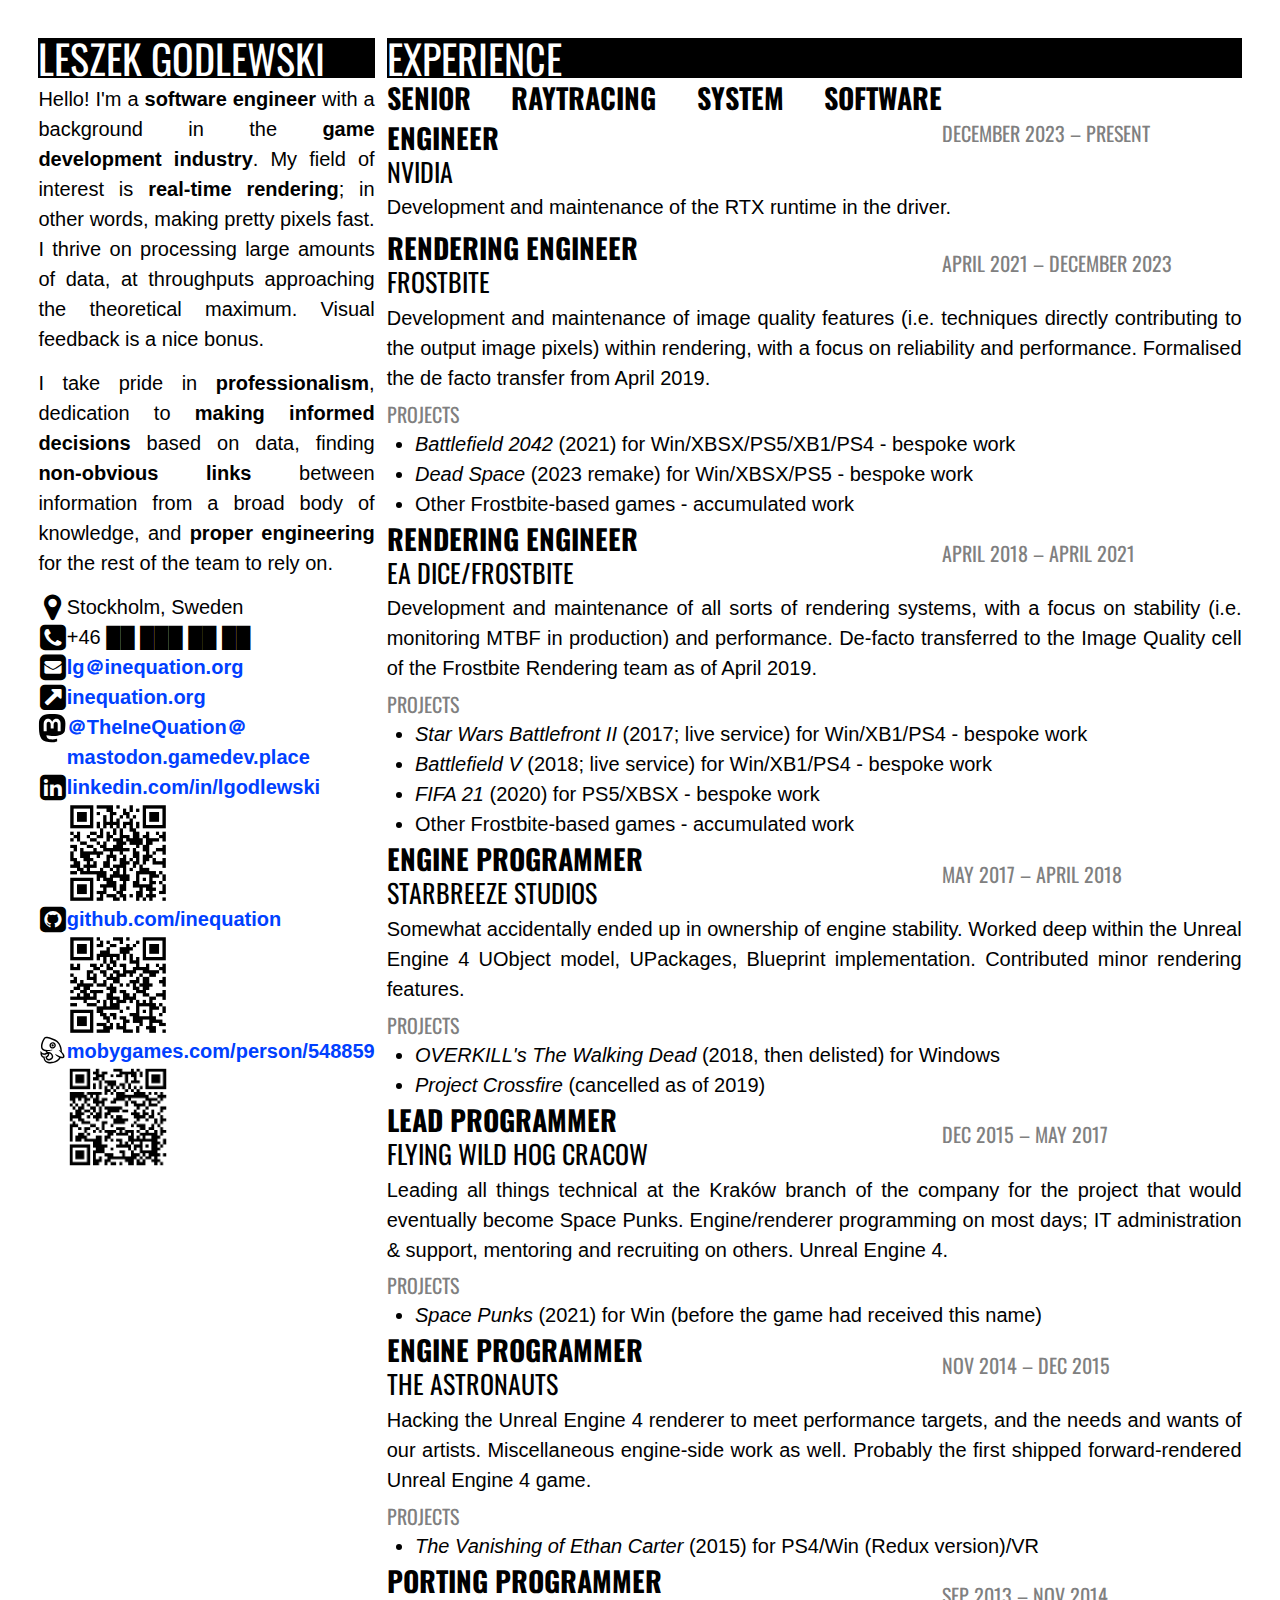
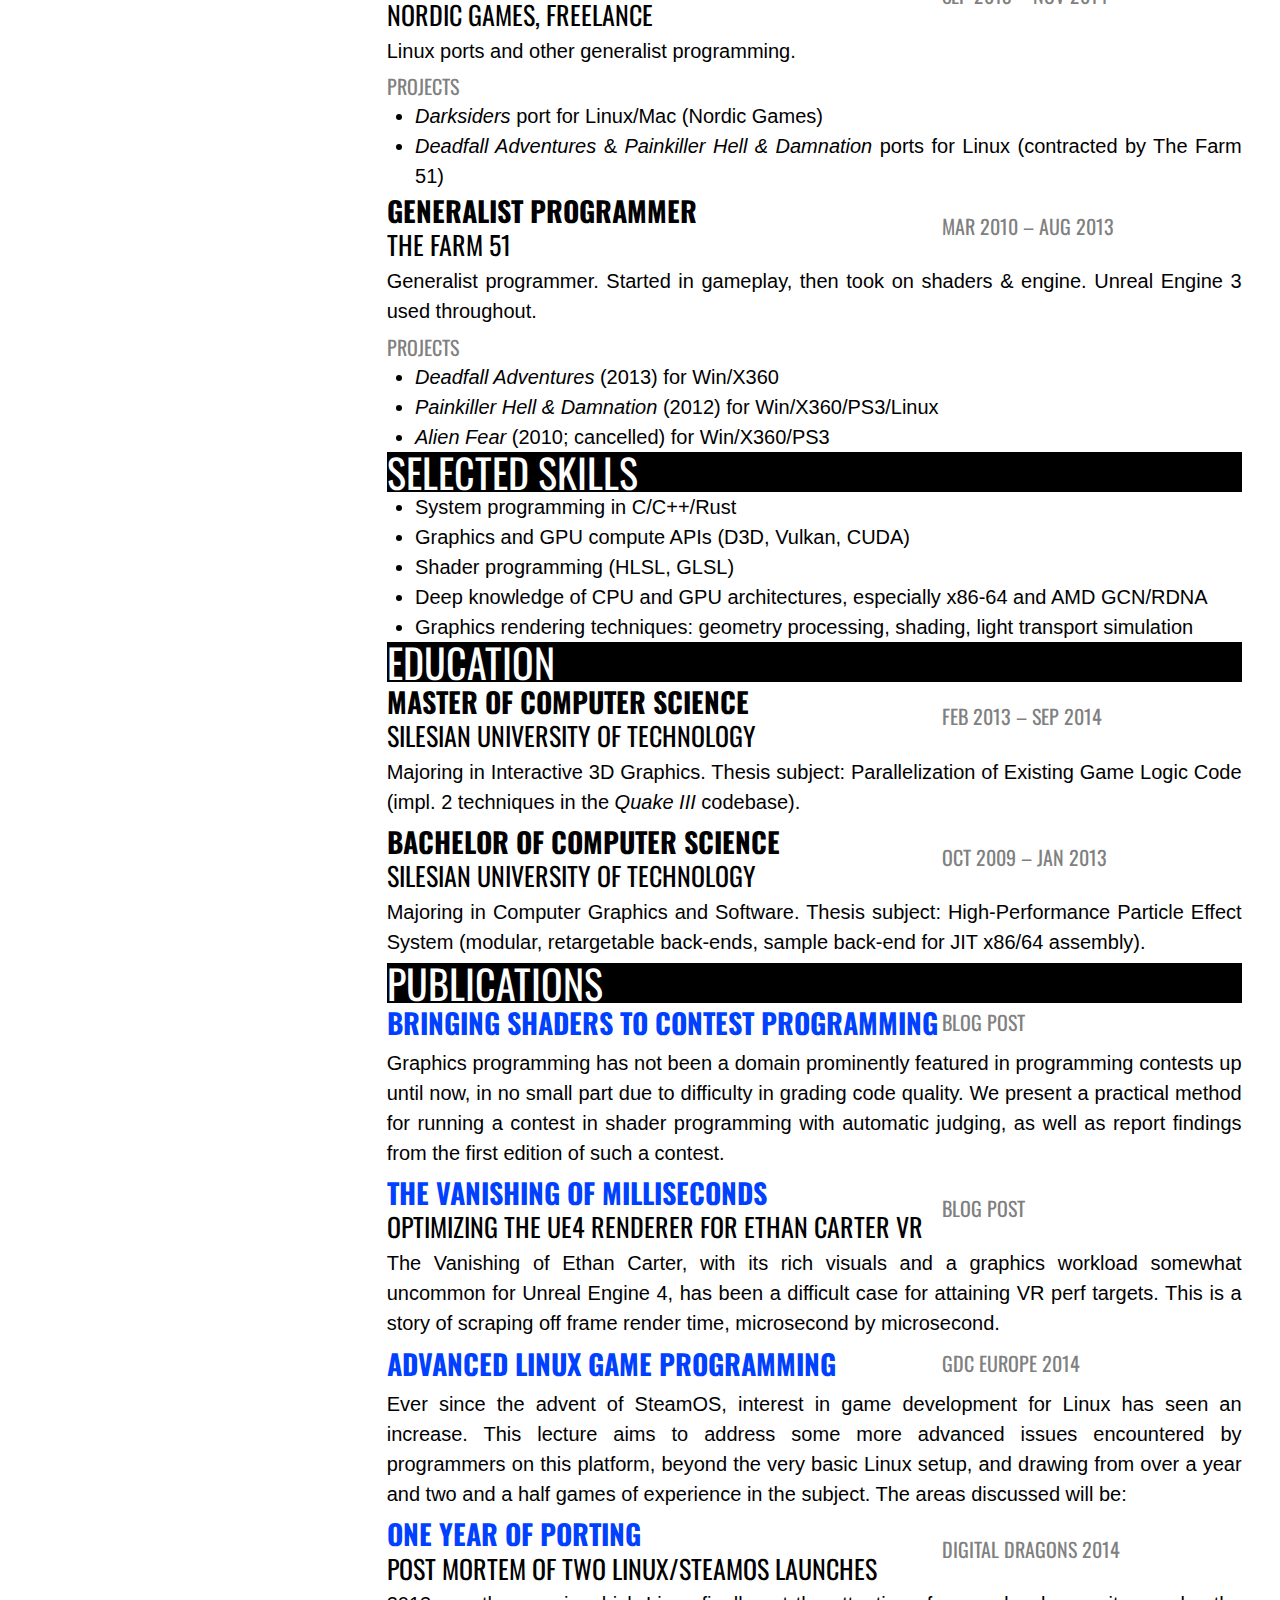
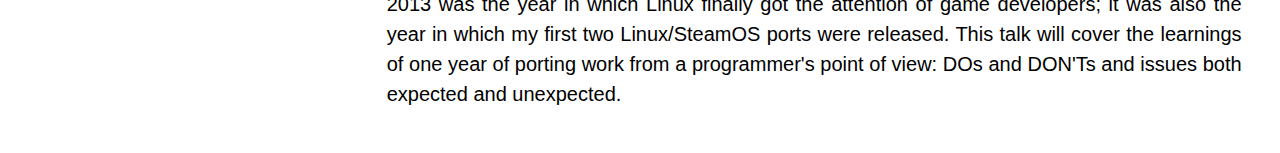
<file: index.html>
<!DOCTYPE html PUBLIC "-//W3C//DTD XHTML 1.0 Transitional//EN"
   "http://www.w3.org/TR/xhtml1/DTD/xhtml1-transitional.dtd">

<html xmlns="http://www.w3.org/1999/xhtml">
<head>
<meta http-equiv="content-type" content="text/html; charset=UTF-8" />

<link rel="shortcut icon" href="favicon.ico" type="image/x-icon" />
<link rel="stylesheet" type="text/css" href="https://openfontlibrary.org/face/selena" />
<link rel="stylesheet" type="text/css" href="https://fonts.googleapis.com/css?family=Oswald" />
<link rel="stylesheet" type="text/css" href="https://maxcdn.bootstrapcdn.com/font-awesome/4.2.0/css/font-awesome.min.css" />
<link rel="stylesheet" type="text/css" href="resume.css" />

<title>CV &mdash; Leszek Godlewski</title>
</head>
<body>
	<table>
		<tr>
			<td class="left-pane">
			
				<!-- A short blurb about me -->
				<h2>Leszek Godlewski</h2>
				<p class="blurb">
					Hello! I'm a <b>software engineer</b> with a background in the <b>game development industry</b>. My field of interest is <b>real-time rendering</b>; in other words, making pretty pixels fast. I thrive on processing large amounts of data, at throughputs approaching the theoretical maximum. Visual feedback is a nice bonus.
				</p>
				<p class="blurb">
					I take pride in <b>professionalism</b>, dedication to <b>making informed decisions</b> based on data, finding <b>non-obvious links</b> between information from a broad body of knowledge, and <b>proper engineering</b> for the rest of the team to rely on.
				</p>
				
				<!-- Contact info -->
				<table>
					<tr>
						<td class="contact-symbol">
							&#xf041;
						</td>
						<td class="contact-handle">
							Stockholm, Sweden
						</td>
					</tr>
					
					<tr>
						<td class="contact-symbol">
							&#xf098;
						</td>
						<td class="contact-handle">
							+46 &#9608;&#9608; &#9608;&#9608;&#9608; &#9608;&#9608; &#9608;&#9608;
						</td>
					</tr>
					
					<tr>
						<td class="contact-symbol">
							&#xf199;
						</td>
						<td class="contact-handle">
							<a href="mailto:lg@inequationREMOVEME.REMOVEMEorg">lg&#65312;inequation.org</a>
						</td>
					</tr>
					
					<tr>
						<td class="contact-symbol">
							&#xf14c;
						</td>
						<td class="contact-handle">
							<a href="http://inequation.org/">inequation.org</a>
						</td>
					</tr>
					
					<tr>
						<td class="contact-symbol">
							<svg xmlns="http://www.w3.org/2000/svg" viewBox="0 0 448 512" style="width: 0.5cm;"><!--! Font Awesome Pro 6.4.0 by @fontawesome - https://fontawesome.com License - https://fontawesome.com/license (Commercial License) Copyright 2023 Fonticons, Inc. --><path d="M433 179.11c0-97.2-63.71-125.7-63.71-125.7-62.52-28.7-228.56-28.4-290.48 0 0 0-63.72 28.5-63.72 125.7 0 115.7-6.6 259.4 105.63 289.1 40.51 10.7 75.32 13 103.33 11.4 50.81-2.8 79.32-18.1 79.32-18.1l-1.7-36.9s-36.31 11.4-77.12 10.1c-40.41-1.4-83-4.4-89.63-54a102.54 102.54 0 0 1-.9-13.9c85.63 20.9 158.65 9.1 178.75 6.7 56.12-6.7 105-41.3 111.23-72.9 9.8-49.8 9-121.5 9-121.5zm-75.12 125.2h-46.63v-114.2c0-49.7-64-51.6-64 6.9v62.5h-46.33V197c0-58.5-64-56.6-64-6.9v114.2H90.19c0-122.1-5.2-147.9 18.41-175 25.9-28.9 79.82-30.8 103.83 6.1l11.6 19.5 11.6-19.5c24.11-37.1 78.12-34.8 103.83-6.1 23.71 27.3 18.4 53 18.4 175z"/></svg>
						</td>
						<td class="contact-handle">
							<a rel="me" href="https://mastodon.gamedev.place/@TheIneQuation">&#65312;TheIneQuation&#65312;mastodon.gamedev.place</a>
						</td>
					</tr>
					
					<tr>
						<td class="contact-symbol">
							&#xf08c;
						</td>
						<td class="contact-handle">
							<a href="http://www.linkedin.com/in/lgodlewski">linkedin.com/in/lgodlewski</a>
							<br />
							<img class="qr-code" src="[data-uri]" alt="QR code" />
						</td>
					</tr>
					
					<tr>
						<td class="contact-symbol">
							&#xf092;
						</td>
						<td class="contact-handle">
							<a href="http://github.com/inequation">github.com/inequation</a>
							<br />
							<img class="qr-code" src="[data-uri]" alt="QR code" />
						</td>
					</tr>
					
					<tr>
						<td class="contact-symbol">
							<svg xmlns="http://www.w3.org/2000/svg" viewBox="0 0 400 400" style="width: 0.5cm;"><path style="fill:#000000;fill-opacity:1" d="m 114.88867,11.068359 c -9.46653,0.338185 -19.022602,3.851878 -25.776487,10.626272 -4.014578,4.139762 -7.356684,8.870823 -10.594317,13.625764 -8.897642,13.334764 -16.104577,27.74076 -22.162397,42.564371 -5.657472,14.005402 -10.208761,28.518624 -12.707583,43.435454 -1.353516,7.94379 -1.596779,16.02263 -1.581369,24.06491 0.057,5.83999 0.282782,11.69727 1.101732,17.48504 1.405988,8.67374 4.889012,16.97797 9.859909,24.20777 4.963708,7.19299 11.663056,13.27158 19.59853,17.01407 9.946639,4.94528 20.628788,8.32985 31.509582,10.49372 1.46089,0.28072 2.9288,0.52506 4.40279,0.72677 0.79797,6.61344 4.3064,12.73411 9.26695,17.12176 2.4686,2.24148 5.24891,4.12241 8.17446,5.71418 -0.44766,0.37239 -0.916,0.91451 -1.48078,1.02283 -6.34696,-1.82352 -13.32113,-2.46651 -19.63915,-0.18066 -3.56605,1.27448 -6.772003,3.48396 -9.331243,6.26525 -5.031615,-1.75812 -10.40132,-2.90291 -15.748799,-2.28196 -3.024618,0.23678 -6.026616,0.84092 -9.061386,0.88104 -2.710799,-0.38562 -4.529964,-2.66392 -6.333476,-4.49853 -5.963736,-6.34308 -12.342352,-12.27364 -18.633405,-18.28597 -3.17781,-3.01634 -6.355563,-6.03273 -9.533481,-9.04896 -0.896076,13.82534 -2.400905,27.69327 -1.349711,41.5548 0.73275,10.48107 3.511135,20.97261 9.141604,29.91928 3.126075,5.00986 6.907253,9.62532 11.249413,13.62813 5.655696,4.74685 12.216715,8.44309 19.241029,10.72901 0.390519,0.22335 1.208782,0.0622 1.075311,0.7203 1.718205,15.01761 6.618484,29.82945 15.267955,42.30636 8.535053,12.42298 20.711119,22.22595 34.515069,28.22494 10.49581,4.62205 21.84583,7.1041 33.25556,7.97726 31.61849,2.86261 64.07911,-2.1532 92.98659,-15.4239 19.05585,-8.77528 36.57381,-21.28627 50.08398,-37.42133 6.53855,-7.82134 12.22621,-16.33155 17.1914,-25.22852 5.93025,1.92661 11.93301,3.78494 18.15611,4.46628 7.52395,0.91044 15.44359,0.54537 22.43812,-2.61076 3.53188,-1.60486 6.59056,-4.117 9.05304,-7.09709 2.87567,-3.30852 4.83315,-7.46298 5.20232,-11.85707 0.85274,-7.52618 -0.46155,-15.16257 -2.87069,-22.29522 -3.87055,-11.21551 -10.72105,-21.14349 -18.45936,-30.03389 -4.51368,-5.18088 -9.40029,-10.02613 -14.46485,-14.666 -0.71145,-18.82224 -1.99546,-37.72954 -6.10066,-56.15755 -2.62174,-11.69542 -6.55502,-23.06979 -11.3893,-34.02891 -3.81298,-8.72456 -7.99493,-17.28563 -12.29966,-25.7751 C 300.32658,96.352852 290.63444,84.985665 279.94846,74.736994 272.44279,67.616195 264.39468,60.954482 255.37897,55.823272 249.62878,52.668367 243.62083,50.018855 237.63692,47.34645 219.70618,39.47012 201.3991,32.47418 182.92033,25.996866 170.86749,21.815212 158.7366,17.804141 146.35607,14.699406 c -8.7584,-2.038633 -17.74593,-2.82415 -26.69434,-3.499132 -1.58839,-0.110763 -3.18079,-0.166398 -4.77306,-0.131915 z m 5.01367,20.697266 c 3.00412,-0.0044 6.0066,0.162576 8.98633,0.550781 0.3994,0.05998 1.18948,0.163692 1.73842,0.240412 10.46145,1.606733 20.66307,4.545411 30.73725,7.734104 17.7298,5.706354 35.07814,12.52957 52.26306,19.693399 10.22585,4.282646 20.36044,8.721867 30.45285,13.249783 8.13152,3.65962 15.0785,9.437572 21.48322,15.547717 5.84061,5.633465 11.23818,11.848499 16.13965,18.233799 5.95522,7.85955 11.43922,16.1468 15.49072,25.1628 1.34995,2.58671 2.79376,5.12563 3.9863,7.79258 5.9623,12.73633 9.73623,26.51762 12.29398,40.37114 0.52086,2.815 0.98861,5.69973 1.38495,8.45241 0.87357,5.97715 1.54005,12.23133 1.96503,18.27626 0.067,0.97399 0.12703,1.94862 0.18176,2.92333 -4.80237,-3.27908 -9.57329,-6.62088 -14.39528,-9.86084 -3.33402,-1.16014 -6.66754,-2.32175 -10.0012,-3.48291 1.67636,3.11785 3.21573,6.3098 4.94431,9.39833 0.99166,1.2977 2.21459,2.42389 3.30449,3.64693 12.6131,13.40964 25.79409,26.40166 36.65165,41.33057 2.10226,2.8904 4.12841,5.91899 5.94007,8.9077 3.80211,6.25778 6.92812,12.99143 8.56315,20.15521 0.62082,2.87412 1.35205,5.81914 1.03383,8.77806 -0.11351,1.24289 -0.90203,2.3284 -2.04336,2.831 -3.3533,1.58383 -7.18641,1.64023 -10.82034,1.40817 -3.64718,-0.28547 -7.41298,-1.01082 -10.86287,-1.84269 -1.23281,-0.30255 -2.26676,-0.56534 -3.48828,-0.89844 -1.2677,-0.35609 -2.76014,-0.78109 -4.10426,-1.20303 -9.79487,-3.05986 -19.30194,-6.96033 -28.72264,-11.09632 -14.44885,-6.37081 -28.50917,-13.46257 -42.77947,-20.20496 -3.49491,-1.37302 -7.09015,-2.47375 -10.61549,-3.76644 -0.73659,-0.25871 -1.47319,-0.51741 -2.20978,-0.77612 2.55313,3.44704 5.02635,6.95305 7.59375,10.38867 3.05351,3.5835 6.46041,6.85651 9.94307,10.01952 9.31923,8.29244 19.59189,15.51688 30.53192,21.50989 4.4892,2.42889 9.11938,4.60515 13.8922,6.41786 -8.16995,14.96313 -19.61838,28.15207 -33.44308,38.14935 -14.74496,10.72946 -31.8705,17.89035 -49.56212,22.08187 -5.57423,1.32434 -11.21429,2.36499 -16.88933,3.14964 -9.92596,1.35245 -20.15711,2.01803 -30.25337,1.81533 -11.64457,-0.2785 -23.40283,-1.80789 -34.34355,-5.95948 -7.30939,-2.78706 -14.185,-6.87512 -19.74544,-12.41671 -3.447,-3.29136 -6.53094,-6.96461 -9.06294,-11.00686 -5.50756,-8.69368 -8.978276,-18.60174 -10.586891,-28.74478 -0.107382,-0.70872 -0.24581,-1.71833 -0.342935,-2.54667 -0.582898,-4.5433 -0.523714,-9.14067 -0.0848,-13.69357 0.05599,-0.72331 0.111979,-1.44661 0.167969,-2.16992 -4.584617,0.0849 -9.257114,0.0795 -13.682623,-1.28291 -9.443553,-2.70451 -17.375641,-9.73155 -21.747947,-18.4631 -1.807367,-3.54221 -3.081163,-7.34986 -3.837008,-11.25204 4.768823,3.46377 10.779532,4.6511 16.574184,4.70702 3.534769,0.0755 7.050177,-0.36372 10.567195,-0.62242 4.210934,-0.14455 8.327614,1.48271 11.602931,4.07075 3.235794,2.53022 5.994834,5.59657 8.956864,8.42864 1.04522,-4.04562 1.67468,-8.23666 3.35083,-12.09006 0.39234,-0.89022 0.92923,-1.83652 1.39381,-2.52702 1.34889,-2.11534 3.66824,-3.9523 6.31204,-3.65782 2.36588,0.26524 4.5853,1.26725 6.96589,1.47448 4.97048,0.74741 10.26824,-0.34116 14.32571,-3.37386 1.34894,-0.96518 2.58794,-2.07683 3.75328,-3.25541 0.15741,6.04447 -1.57092,12.12647 -4.98756,17.12587 -4.59452,6.84023 -11.47637,11.79919 -18.7407,15.49261 -3.37007,1.72731 -6.9007,3.11985 -10.45729,4.40105 -0.55086,0.31826 -1.13661,0.79036 -1.45526,1.29112 0.60888,10.85577 3.91237,21.46613 8.99929,31.04079 3.4613,6.42773 7.89113,12.50904 13.80171,16.89122 4.8711,3.58742 10.86022,5.30696 16.82176,5.86921 9.2831,0.87172 18.64794,-0.84723 27.41649,-3.85796 10.78185,-3.77226 20.85069,-9.76323 29.02058,-17.77557 5.85923,-5.75321 10.45933,-12.87995 12.77055,-20.79135 2.25815,-7.5939 2.38962,-15.77882 0.47353,-23.46089 -3.65272,-15.7264 -13.00147,-29.91319 -25.49721,-40.04813 -3.02243,-2.40116 -6.19016,-4.66434 -9.63007,-6.42783 -6.96953,-3.34365 -14.48065,-5.83435 -22.25478,-6.17066 -6.46356,-0.57551 -12.89144,-2.08954 -18.78316,-4.84642 -2.93278,-1.47772 -6.07429,-3.08765 -7.85726,-5.97134 -0.2804,-0.57204 -0.5506,-1.31061 -0.2832,-1.91406 1.7593,-0.59937 3.67254,-0.42801 5.50619,-0.50393 5.6154,-0.004 11.23257,0.1024 16.78851,-0.66947 6.17807,-0.8748 12.25775,-2.312 18.35267,-3.62654 7.66976,-1.73242 15.29139,-3.67554 22.8624,-5.79772 -0.14063,1.51758 -0.28125,3.03516 -0.42188,4.55273 2.58982,-2.39643 5.16565,-4.82826 7.70325,-7.19763 2.06584,-1.771 4.29631,-3.3419 6.42956,-5.03088 -1.27669,-0.21159 -2.55338,-0.42318 -3.83007,-0.63477 -0.45701,-0.96249 -1.67376,-1.2734 -2.67799,-1.12412 -1.80282,0.007 -3.61367,-0.003 -5.41967,0.001 -0.15621,0.70943 -1.02687,0.50749 -1.57709,0.68968 -12.47384,2.12307 -25.0913,3.42107 -37.73932,3.81618 -4.02825,0.1123 -8.24462,0.15304 -12.34543,0.0666 -2.41232,-0.0465 -4.83983,-0.12694 -7.1757,-0.25697 -5.00535,-0.24427 -9.9057,-0.68212 -14.87926,-1.30179 -1.62624,-0.20021 -3.4112,-0.45545 -5.03095,-0.71313 -4.4291,-0.70104 -8.85058,-1.69762 -13.12275,-2.83077 -2.41588,-0.64573 -4.700866,-1.32512 -7.103944,-2.10488 -3.562643,-1.16511 -7.347728,-2.53082 -10.900555,-4.13052 -1.025909,-0.46834 -1.970705,-0.92481 -3.02346,-1.47539 -4.160776,-2.1471 -7.914602,-5.14311 -10.693337,-8.93086 -0.248439,-0.33697 -0.69476,-0.98209 -1.005215,-1.44676 -3.955692,-6.0741 -5.894274,-13.24357 -6.746217,-20.38181 -0.504589,-4.48156 -0.545783,-9.00316 -0.359896,-13.50541 0.042,-0.74494 0.09256,-1.79574 0.15476,-2.65632 0.627074,-9.74934 2.516561,-19.36955 4.958521,-28.81439 4.037768,-15.770943 9.495139,-31.430631 16.976018,-45.99531 5.032239,-9.670309 10.981112,-19.006085 18.737195,-26.733627 2.17446,-2.129492 4.85467,-3.899154 7.92613,-4.320785 2.78664,-0.501723 5.63181,-0.471244 8.45245,-0.493243 z m 40.3418,215.035155 c 3.98338,0.91652 7.76798,2.61153 11.18164,4.84961 0.60427,0.38608 1.43501,0.97407 2.10547,1.47266 0.95864,0.71497 1.84739,1.4407 2.69531,2.16797 7.01418,6.12015 12.30752,14.10112 15.66972,22.75384 0.99092,2.68042 1.88149,5.44096 2.2114,8.28647 0.23433,5.32071 -0.27779,10.96788 -3.24806,15.54357 -2.53837,3.96612 -6.08478,7.17189 -9.77848,10.03862 -2.18608,1.63379 -4.52328,3.16336 -6.79403,4.51812 -0.37569,0.21009 -0.94561,0.55563 -1.35794,0.7848 -6.11499,3.44828 -12.65134,6.50738 -19.70758,7.28602 -4.28134,0.5119 -8.75796,0.1132 -12.66832,-1.8062 -5.31106,-2.53254 -8.9975,-7.5192 -11.34038,-12.78024 -1.03929,-2.36843 -1.85543,-4.83287 -2.46484,-7.34571 10.87444,-5.40556 20.35114,-13.86395 26.38124,-24.45628 4.57473,-8.07562 6.91672,-17.37363 6.78349,-26.64995 -0.007,-1.59655 -0.0916,-3.19218 -0.23114,-4.78244 0.1875,0.0397 0.375,0.0794 0.5625,0.11914 z" /><path style="fill:#000000;fill-opacity:1" d="m 205.44336,87.832031 c -9.66653,0.260982 -19.21103,3.73516 -26.76062,9.781586 -8.21206,6.504703 -14.01422,15.966593 -16.06468,26.241853 -2.14789,10.45156 -0.41005,21.64855 4.84826,30.93732 5.31637,9.56012 14.25616,17.02583 24.61382,20.54719 10.53174,3.65017 22.42078,3.18698 32.61967,-1.32115 10.60787,-4.58699 19.28114,-13.44318 23.6157,-24.16018 4.27291,-10.30824 4.47458,-22.21714 0.56825,-32.6691 -3.77201,-10.26966 -11.43382,-19.047621 -21.12616,-24.131005 -6.82168,-3.633306 -14.59161,-5.435034 -22.31424,-5.226514 z m 2.05273,19.281249 c 8.68153,0.20238 17.07145,5.17776 21.39154,12.71587 3.68164,6.24011 4.52149,14.06133 2.22525,20.93593 -2.38204,7.4753 -8.4081,13.65341 -15.8153,16.23394 -7.68848,2.78653 -16.67934,1.57742 -23.33899,-3.17504 -6.64353,-4.58596 -10.84131,-12.46869 -10.93217,-20.54154 -0.22447,-8.31489 3.93511,-16.58471 10.73745,-21.36932 4.53122,-3.28273 10.15023,-4.9394 15.73222,-4.79984 z" /><circle cx="206.7" cy="132.8" r="16" style="fill:#000000;fill-opacity:1" /></svg>
						</td>
						<td class="contact-handle">
							<a href="https://www.mobygames.com/person/548859/leszek-godlewski/">mobygames.com/person/548859</a>
							<br />
							<img class="qr-code" src="[data-uri]" alt="QR code" />
						</td>
					</tr>
				</table>
				
			</td>
			<td class="right-pane">
			
				<h2>Experience</h2>
				<table>
					<tr>
						<td class="xp-content">
							<h3>Senior Raytracing System Software Engineer</h3>
							NVIDIA
						</td>
						<td class="xp-dates">
							December 2023 – Present
						</td>
					</tr>
				</table>
				<p>
					Development and maintenance of the RTX runtime in the driver.
				</p>
				
				<table>
					<tr>
						<td class="xp-content">
							<h3>Rendering Engineer</h3>
							Frostbite
						</td>
						<td class="xp-dates">
							April 2021 – December 2023
						</td>
					</tr>
				</table>
				<p>
					Development and maintenance of image quality features (i.e. techniques directly contributing to the output image pixels) within rendering, with a focus on reliability and performance. Formalised the de facto transfer from April 2019.
				</p>
				<h4>Projects</h4>
				<ul>
					<li>
						<i>Battlefield 2042</i> (2021) for Win/XBSX/PS5/XB1/PS4 - bespoke work
					</li>
					<li>
						<i>Dead Space</i> (2023 remake) for Win/XBSX/PS5 - bespoke work
					</li>
					<li>
						Other Frostbite-based games - accumulated work
					</li>
				</ul>
				
				<table>
					<tr>
						<td class="xp-content">
							<h3>Rendering Engineer</h3>
							EA DICE/Frostbite
						</td>
						<td class="xp-dates">
							April 2018 – April 2021
						</td>
					</tr>
				</table>
				<p>
					Development and maintenance of all sorts of rendering systems, with a focus on stability (i.e. monitoring MTBF in production) and performance. De-facto transferred to the Image Quality cell of the Frostbite Rendering team as of April 2019.
				</p>
				<h4>Projects</h4>
				<ul>
					<li>
						<i>Star Wars Battlefront II</i> (2017; live service) for Win/XB1/PS4 - bespoke work
					</li>
					<li>
						<i>Battlefield V</i> (2018; live service) for Win/XB1/PS4 - bespoke work
					</li>
					<li>
						<i>FIFA 21</i> (2020) for PS5/XBSX - bespoke work
					</li>
					<li>
						Other Frostbite-based games - accumulated work
					</li>
				</ul>
				
				<table>
					<tr>
						<td class="xp-content">
							<h3>Engine Programmer</h3>
							Starbreeze Studios
						</td>
						<td class="xp-dates">
							May 2017 – April 2018
						</td>
					</tr>
				</table>
				<p>
					Somewhat accidentally ended up in ownership of engine stability. Worked deep within the Unreal Engine 4 UObject model, UPackages, Blueprint implementation. Contributed minor rendering features.
				</p>
				<h4>Projects</h4>
				<ul>
					<li>
						<i>OVERKILL's The Walking Dead</i> (2018, then delisted) for Windows
					</li>
					<li>
						<i>Project Crossfire</i> (cancelled as of 2019)
					</li>
				</ul>
				
				<table>
					<tr>
						<td class="xp-content">
							<h3>Lead Programmer</h3>
							Flying Wild Hog Cracow
						</td>
						<td class="xp-dates">
							Dec 2015 – May 2017
						</td>
					</tr>
				</table>
				<p>
					Leading all things technical at the Kraków branch of the company for the project that would eventually become Space Punks. Engine/renderer programming on most days; IT administration & support, mentoring and recruiting on others. Unreal Engine 4.
				</p>
				<h4>Projects</h4>
				<ul>
					<li>
						<i>Space Punks</i> (2021) for Win (before the game had received this name)
					</li>
				</ul>
				
				<table>
					<tr>
						<td class="xp-content">
							<h3>Engine Programmer</h3>
							The Astronauts
						</td>
						<td class="xp-dates">
							Nov 2014 – Dec 2015
						</td>
					</tr>
				</table>
				<p>
					Hacking the Unreal Engine 4 renderer to meet performance targets, and the needs and wants of our artists. Miscellaneous engine-side work as well. Probably the first shipped forward-rendered Unreal Engine 4 game.
				</p>
				<h4>Projects</h4>
				<ul>
					<li>
						<i>The Vanishing of Ethan Carter</i> (2015) for PS4/Win (Redux version)/VR
					</li>
				</ul>
				
				<table>
					<tr>
						<td class="xp-content">
							<h3>Porting Programmer</h3>
							Nordic Games, Freelance
						</td>
						<td class="xp-dates">
							Sep 2013 – Nov 2014
						</td>
					</tr>
				</table>
				<p>
					Linux ports and other generalist programming.
				</p>
				<h4>Projects</h4>
				<ul>
					<li>
						<i>Darksiders</i> port for Linux/Mac (Nordic Games)
					</li>
					<li>
						<i>Deadfall Adventures</i> &amp; <i>Painkiller Hell &amp; Damnation</i> ports for Linux (contracted by The Farm 51)
					</li>
				</ul>
				
				<table>
					<tr>
						<td class="xp-content">
							<h3>Generalist Programmer</h3>
							The Farm 51
						</td>
						<td class="xp-dates">
							Mar 2010 – Aug 2013
						</td>
					</tr>
				</table>
				<p>
					Generalist programmer. Started in gameplay, then took on shaders &amp; engine. Unreal Engine 3 used throughout.
				</p>
				<h4>Projects</h4>
				<ul>
					<li>
						<i>Deadfall Adventures</i> (2013) for Win/X360
					</li>
					<li>
						<i>Painkiller Hell &amp; Damnation</i> (2012) for Win/X360/PS3/Linux
					</li>
					<li>
						<i>Alien Fear</i> (2010; cancelled) for Win/X360/PS3
					</li>
				</ul>
				
<!-- EXPLICIT PAGE BREAK AND TOP MARGIN HERE -->
<div class="pagebreak" />
<div class="postpagebreak" />
				
				<h2>Selected Skills</h2>
				<table>
					<tr>
						<td class="skill-name">
							<ul>
								<li>
									System programming in C/C++/Rust
								</li>
							</ul>
						</td>
					</tr>
					<tr>
						<td class="skill-name">
							<ul>
								<li>
									Graphics and GPU compute APIs (D3D, Vulkan, CUDA)
								</li>
							</ul>
						</td>
					</tr>
					<tr>
						<td class="skill-name">
							<ul>
								<li>
									Shader programming (HLSL, GLSL)
								</li>
							</ul>
						</td>
					</tr>
					<tr>
						<td class="skill-name">
							<ul>
								<li>
									Deep knowledge of CPU and GPU architectures, especially x86-64 and AMD GCN/RDNA
								</li>
							</ul>
						</td>
					</tr>
					<tr>
						<td class="skill-name">
							<ul>
								<li>
									Graphics rendering techniques: geometry processing, shading, light transport simulation
								</li>
							</ul>
						</td>
					</tr>
				</table>

				<h2>Education</h2>
				<table>
					<tr>
						<td class="xp-content">
							<h3>Master of Computer Science</h3>
							Silesian University of Technology
						</td>
						<td class="xp-dates">
							Feb 2013 – Sep 2014
						</td>
					</tr>
				</table>
				<p>
					Majoring in Interactive 3D Graphics. Thesis subject: Parallelization of Existing Game Logic Code (impl. 2 techniques in the <i>Quake III</i> codebase).
				</p>
				
				<table>
					<tr>
						<td class="xp-content">
							<h3>Bachelor of Computer Science</h3>
							Silesian University of Technology
						</td>
						<td class="xp-dates">
							Oct 2009 – Jan 2013
						</td>
					</tr>
				</table>
				<p>
					Majoring in Computer Graphics and Software. Thesis subject: High-Performance Particle Effect System (modular, retargetable back-ends, sample back-end for JIT x86/64 assembly).
				</p>
				
				<h2>Publications</h2>
				<table>
					<tr>
						<td class="xp-content">
							<h3><a href="https://medium.com/@TheIneQuation/bringing-shaders-to-contest-programming-2b5ac72dc75">Bringing shaders to contest programming</a></h3>
						</td>
						<td class="xp-dates">
							Blog post
						</td>
					</tr>
				</table>
				<p>
					Graphics programming has not been a domain prominently featured in programming contests up until now, in no small part due to difficulty in grading code quality. We present a practical method for running a contest in shader programming with automatic judging, as well as report findings from the first edition of such a contest.
				</p>
				
				<table>
					<tr>
						<td class="xp-content">
							<h3><a href="https://medium.com/@TheIneQuation/the-vanishing-of-milliseconds-dfe7572d9856">The Vanishing of Milliseconds</a></h3>
							Optimizing the UE4 renderer for Ethan Carter VR
						</td>
						<td class="xp-dates">
							Blog post
						</td>
					</tr>
				</table>
				<p>
					The Vanishing of Ethan Carter, with its rich visuals and a graphics workload somewhat uncommon for Unreal Engine 4, has been a difficult case for attaining VR perf targets. This is a story of scraping off frame render time, microsecond by microsecond.
				</p>
				
				<table>
					<tr>
						<td class="xp-content">
							<h3><a href="http://www.slideshare.net/LeszekGodlewski/advanced-linux-game-programming">Advanced Linux Game Programming</a></h3>
						</td>
						<td class="xp-dates">
							GDC Europe 2014
						</td>
					</tr>
				</table>
				<p>
					Ever since the advent of SteamOS, interest in game development for Linux has seen an increase. This lecture aims to address some more advanced issues encountered by programmers on this platform, beyond the very basic Linux setup, and drawing from over a year and two and a half games of experience in the subject. The areas discussed will be:
				</p>
				
				<table>
					<tr>
						<td class="xp-content">
							<h3><a href="http://www.slideshare.net/LeszekGodlewski/lg-dd20141yop">One year of porting</a></h3>
							Post mortem of two Linux/SteamOS launches
						</td>
						<td class="xp-dates">
							Digital Dragons 2014
						</td>
					</tr>
				</table>
				<p>
					2013 was the year in which Linux finally got the attention of game developers; it was also the year in which my first two Linux/SteamOS ports were released. This talk will cover the learnings of one year of porting work from a programmer's point of view: DOs and DON'Ts and issues both expected and unexpected.
				</p>
			</td>
		</tr>
	</table>
</body>
</html>
</file>
<file: resume.css>
body
{
	font-family: "SelenaRegular", "Verdana", "Deja Sans", "Tahoma", "Arial", "Helvetica";
	text-align: justify;
	font-size: 10pt;
}

@media not print
{
	body
	{
		margin: 3%;
		zoom: 150%;
		line-height: 150%;
	}
}

@media print
{
	body
	{
		margin: 1.5cm;
	}
	
    .pagebreak
	{
		page-break-before: always;
	}
    
	.postpagebreak
	{
		margin-top: 1.5cm;
	}
}

a, a:link {
	color: #0040ff;
	text-decoration: none;
	font-weight: bold;
}

a:hover {
	color: #0080ff;
	text-decoration: underline;
}

a:visited {
	color: #4c6098;
	text-decoration: none;
}

table
{
	margin: 0cm;
	padding: 0cm;
	border: 0cm;
	border-spacing: 0cm;
	width: 100%;
}

tr
{
	margin: 0cm;
	padding: 0cm;
	border: 0cm;
}

td
{
	margin: 0cm;
	padding: 0cm;
	border: 0cm;
}

img.qr-code
{
	width: 68px;
	height: 68px;
	border: 0px;
	vertical-align: top;
}

img
{
	text-align: left;
	border: 0cm;
	width: 100%;
}

p
{
	margin-top: 0.1cm;
	margin-bottom: 0.1cm;
}

h1
{
	margin-top: 0cm;
	margin-bottom: 0cm;
	background: #000000;
	color: #ffffff;
	text-align: justify;
	font-family: Oswald", "Impact", sans;
	text-transform: uppercase;
	font-size: 23pt;
	font-weight: normal;
	line-height: 100%;
}

h2
{
	margin-top: 0cm;
	margin-bottom: 0cm;
	background: #000000;
	color: #ffffff;
	font-family: "Oswald", "Impact", sans;
	text-transform: uppercase;
	font-size: 20pt;
	font-weight: normal;
	line-height: 100%;
}

h3
{
	margin-top: 0cm;
	margin-bottom: 0cm;
	font-family: "Oswald", "Impact", sans;
	text-transform: uppercase;
	font-size: 14pt;
	font-weight: bold;
	line-height: 140%;
}

h4
{
	margin-top: 0cm;
	margin-bottom: 0cm;
	font-family: "Oswald", "Impact", sans;
	text-transform: uppercase;
	font-size: 10pt;
	font-weight: normal;
	color: #808080;
}

p.blurb
{
	margin-bottom: 0.25cm;
}

td.left-pane
{
	width: 25%;
	padding-right: 0px;
	vertical-align: top;
}

td.right-pane
{
	text-align: inherit;
	padding-top: 0px;
	padding-bottom: 0px;
	padding-left: 1%;
}

td.xp-content
{
	width: auto;
	vertical-align: top;
	border: none;
	padding: 0cm;
	margin: 0.1cm;
	font-family: "Oswald", "Impact", sans;
	text-transform: uppercase;
	font-size: 13pt;
}

td.xp-dates, td.skill-level
{
	width: 35%;
	vertical-align: middle;
	border: none;
	padding: 0cm;
	margin: 0.1cm;
	font-family: "Oswald", "Impact", sans;
	text-transform: uppercase;
	font-size: 10pt;
	font-weight: normal;
	color: #808080;
}

td.skill-name
{
	width: auto;
	vertical-align: middle;
	border: none;
	padding: 0cm;
	margin: 0.1cm;
}

ul
{
	margin: 0cm;
	padding-left: 0.5cm;
}

.contact-symbol
{
	width: 11%;
	vertical-align: top;
	border: 0cm;
	padding: 0cm;
	text-align: center;
	margin-top: 0.1cm;
	font-family: "FontAwesome";
	font-size: 1.5em;
}

.contact-handle
{
	width: 89%;
	border: 0cm;
	padding: 0cm;
	margin-top: 0.1cm;
	text-align: left;
}

#page-break
{
	display: none;
}

@media print
{
	
	h1
	{
		color: #ffffff !important;
		background-color: #000000 !important;
	}
	
	h2
	{
		color: #ffffff !important;
		background-color: #000000 !important;
	}
	
	#page-break
	{
		display: initial;
		page-break-after: always !important;
	}
}

@media not print
{
	#page-break
	{
		display: none;
	}
}
</file>
